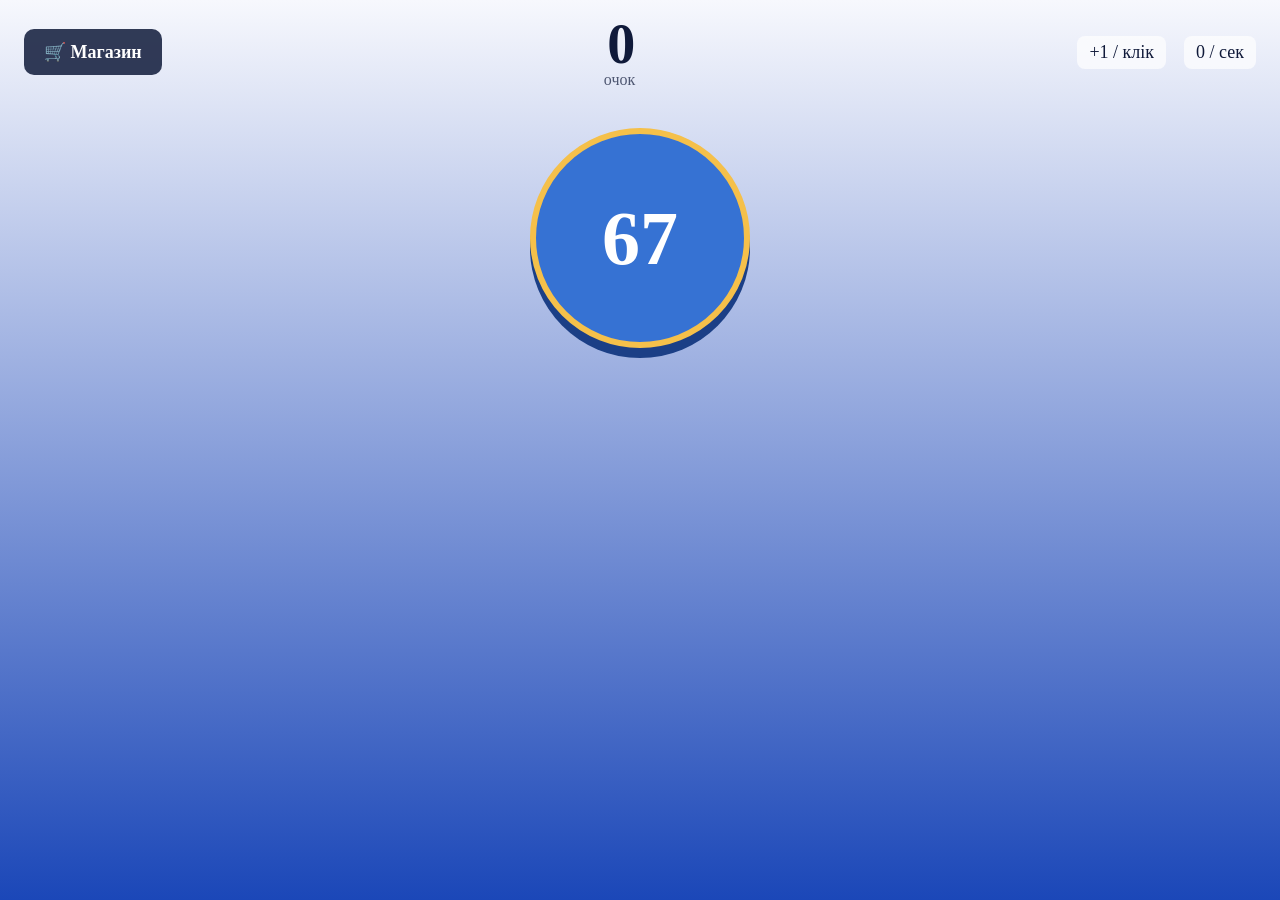
<file: index.html>
<!DOCTYPE html>
<html lang="uk">
<head>
  <meta charset="UTF-8">
  <meta name="viewport" content="width=device-width, initial-scale=1.0">
  <title>67official</title>
  <link rel="stylesheet" href="style.css">
</head>
<body class="game">
  <header class="top">
    <a class="btn ghost" href="shop.html">🛒 Магазин</a>
    <div class="score"><span id="score">0</span><small>очок</small></div>
    <div class="stats"><span id="pc">+1 / клік</span><span id="ps">0 / сек</span></div>
  </header>
  <main class="stage">
    <button class="button67" id="click">67</button>
    <img id="pic" src="67.png" alt="">
  </main>
  <script src="common.js"></script>
  <script src="script.js"></script>
</body>
</html>
</file>
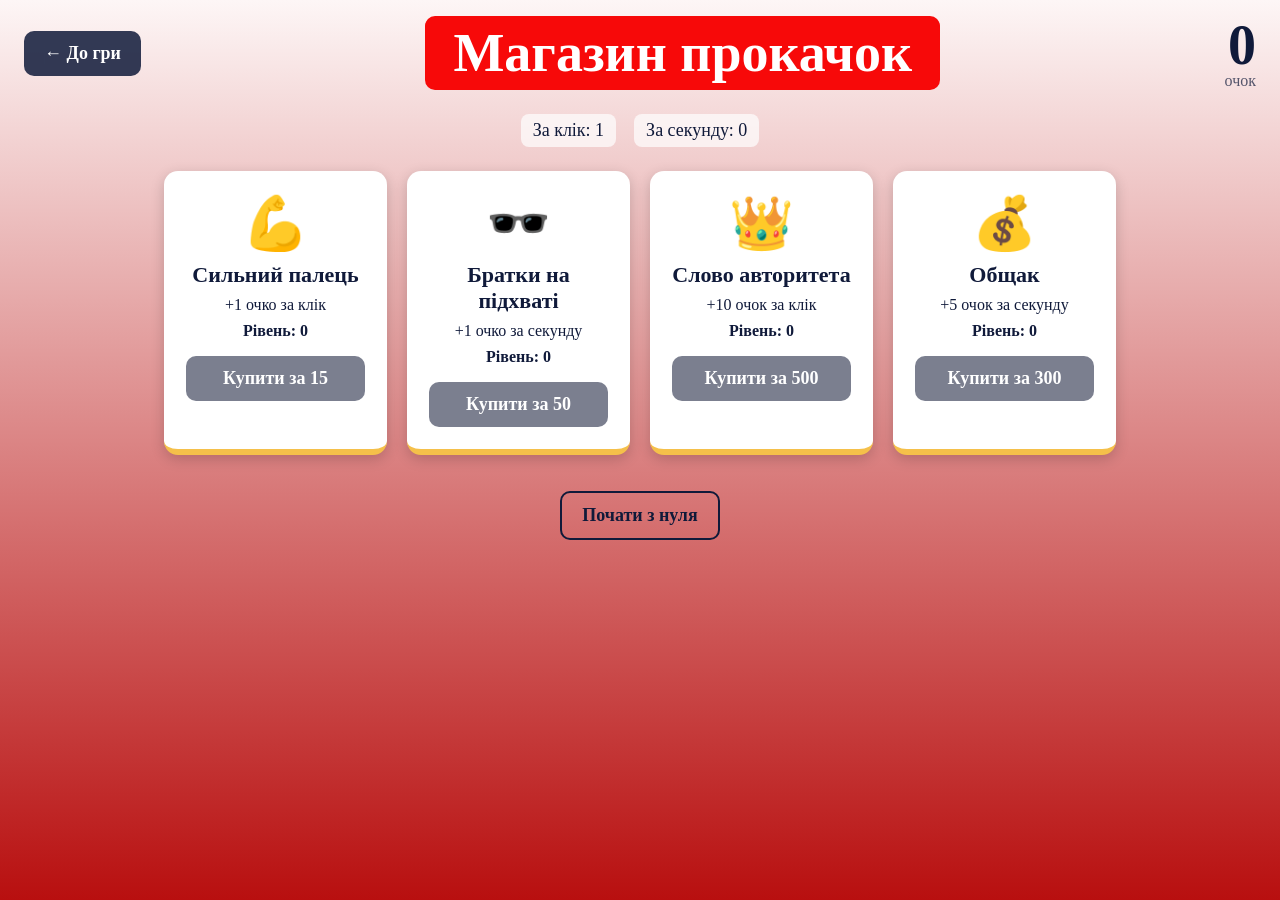
<file: shop.html>
<!DOCTYPE html>
<html lang="uk">
<head>
  <meta charset="UTF-8">
  <meta name="viewport" content="width=device-width, initial-scale=1.0">
  <title>Магазин прокачок</title>
  <link rel="stylesheet" href="style.css">
</head>
<body class="shop">
  <header class="top">
    <a class="btn ghost" href="index.html">← До гри</a>
    <h1 class="magaz">Магазин прокачок</h1>
    <div class="score"><span id="score">0</span><small>очок</small></div>
  </header>
  <main>
    <p class="stats"><span id="pc"></span><span id="ps"></span></p>
    <section class="grid" id="grid"></section>
    <button class="btn reset" id="reset">Почати з нуля</button>
  </main>
  <div class="toast" id="toast" role="status"></div>
  <script src="common.js"></script>
  <script src="shop.js"></script>
</body>
</html>
</file>
<file: style.css>
* { margin: 0; padding: 0; box-sizing: border-box; }
:root { --gold: #f5c04a; --ink: #101a3a; }
html { min-height: 100%; }
body {
  min-height: 100vh; font-family: Georgia, 'Times New Roman', serif; color: #fff;
  background-repeat: no-repeat; background-attachment: fixed;
}
body.game { background-image: linear-gradient(to top, #1b47b8, #f7f8fd); color: var(--ink); }
body.shop { background-image: linear-gradient(to top, #b80f0f, #fdf6f6); color: var(--ink); }

.top {
  display: flex; align-items: center; justify-content: space-between; gap: 16px;
  padding: 16px 24px; flex-wrap: wrap;
}
.btn {
  display: inline-block; padding: 12px 20px; font: 700 18px Georgia, serif; cursor: pointer;
  border: 0; border-radius: 10px; background: var(--ink); color: #fff; text-decoration: none;
  transition: transform .1s;
}
.btn:hover:not(:disabled) { transform: translateY(-2px); }
.btn:active:not(:disabled) { transform: translateY(1px); }
.btn:focus-visible, .button67:focus-visible { outline: 3px solid var(--gold); outline-offset: 3px; }
.btn.ghost { background: rgba(16,26,58,.85); }
.btn:disabled { background: #7b7f8f; cursor: not-allowed; }

.score { text-align: right; line-height: 1; }
.score span { display: block; font-size: 56px; font-weight: 700; }
.score small { font-size: 16px; opacity: .7; }
.stats { display: flex; gap: 18px; font-size: 18px; }
.stats span { background: rgba(255,255,255,.7); padding: 6px 12px; border-radius: 8px; }

/* Клікер */
.stage { display: flex; flex-direction: column; align-items: center; gap: 28px; padding: 24px; }
.button67 {
  width: 220px; height: 220px; font: 700 76px Georgia, serif; color: #fff; cursor: pointer;
  background: #3672d3; border: 6px solid var(--gold); border-radius: 50%;
  box-shadow: 0 10px 0 #1b3f86; transition: transform .06s, box-shadow .06s;
}
.button67:active { transform: translateY(8px); box-shadow: 0 2px 0 #1b3f86; }
#pic {
  width: min(900px, 100%); height: 500px; object-fit: contain; border-radius: 10px;
  opacity: 0; transition: opacity .12s;
}
#pic.visible { opacity: 1; }
.pop {
  position: fixed; pointer-events: none; font: 700 28px Georgia, serif; color: var(--gold);
  text-shadow: 0 2px 0 var(--ink); animation: up .7s ease-out forwards;
}
@keyframes up { to { transform: translateY(-70px); opacity: 0; } }

/* Магазин */
.magaz {
  font-size: clamp(28px, 5vw, 54px); background: rgb(247, 9, 9); color: #fff;
  padding: 6px 28px; border-radius: 10px; text-align: center;
}
main { max-width: 1000px; margin: 0 auto; padding: 8px 24px 48px; }
main .stats { justify-content: center; margin-bottom: 24px; }
.grid { display: grid; grid-template-columns: repeat(auto-fit, minmax(220px, 1fr)); gap: 20px; }
.card {
  background: #fff; border-radius: 14px; padding: 22px; text-align: center;
  border-bottom: 6px solid var(--gold); box-shadow: 0 4px 14px rgba(0,0,0,.18);
}
.card .icon { font-size: 52px; }
.card h2 { font-size: 22px; margin: 8px 0; }
.card p { margin-bottom: 8px; }
.card .lvl { font-weight: 700; }
.buy { width: 100%; margin-top: 8px; background: rgb(247, 9, 9); }
.reset { display: block; margin: 36px auto 0; background: transparent; color: var(--ink); border: 2px solid var(--ink); }
.toast {
  position: fixed; bottom: 24px; left: 50%; transform: translate(-50%, 30px); opacity: 0;
  background: var(--ink); color: #fff; padding: 12px 22px; border-radius: 10px; transition: .2s;
}
.toast.show { opacity: 1; transform: translate(-50%, 0); }

@media (max-width: 600px) { #pic { height: 260px; } .score span { font-size: 40px; } }
@media (prefers-reduced-motion: reduce) { * { transition: none !important; animation: none !important; } }
</file>
